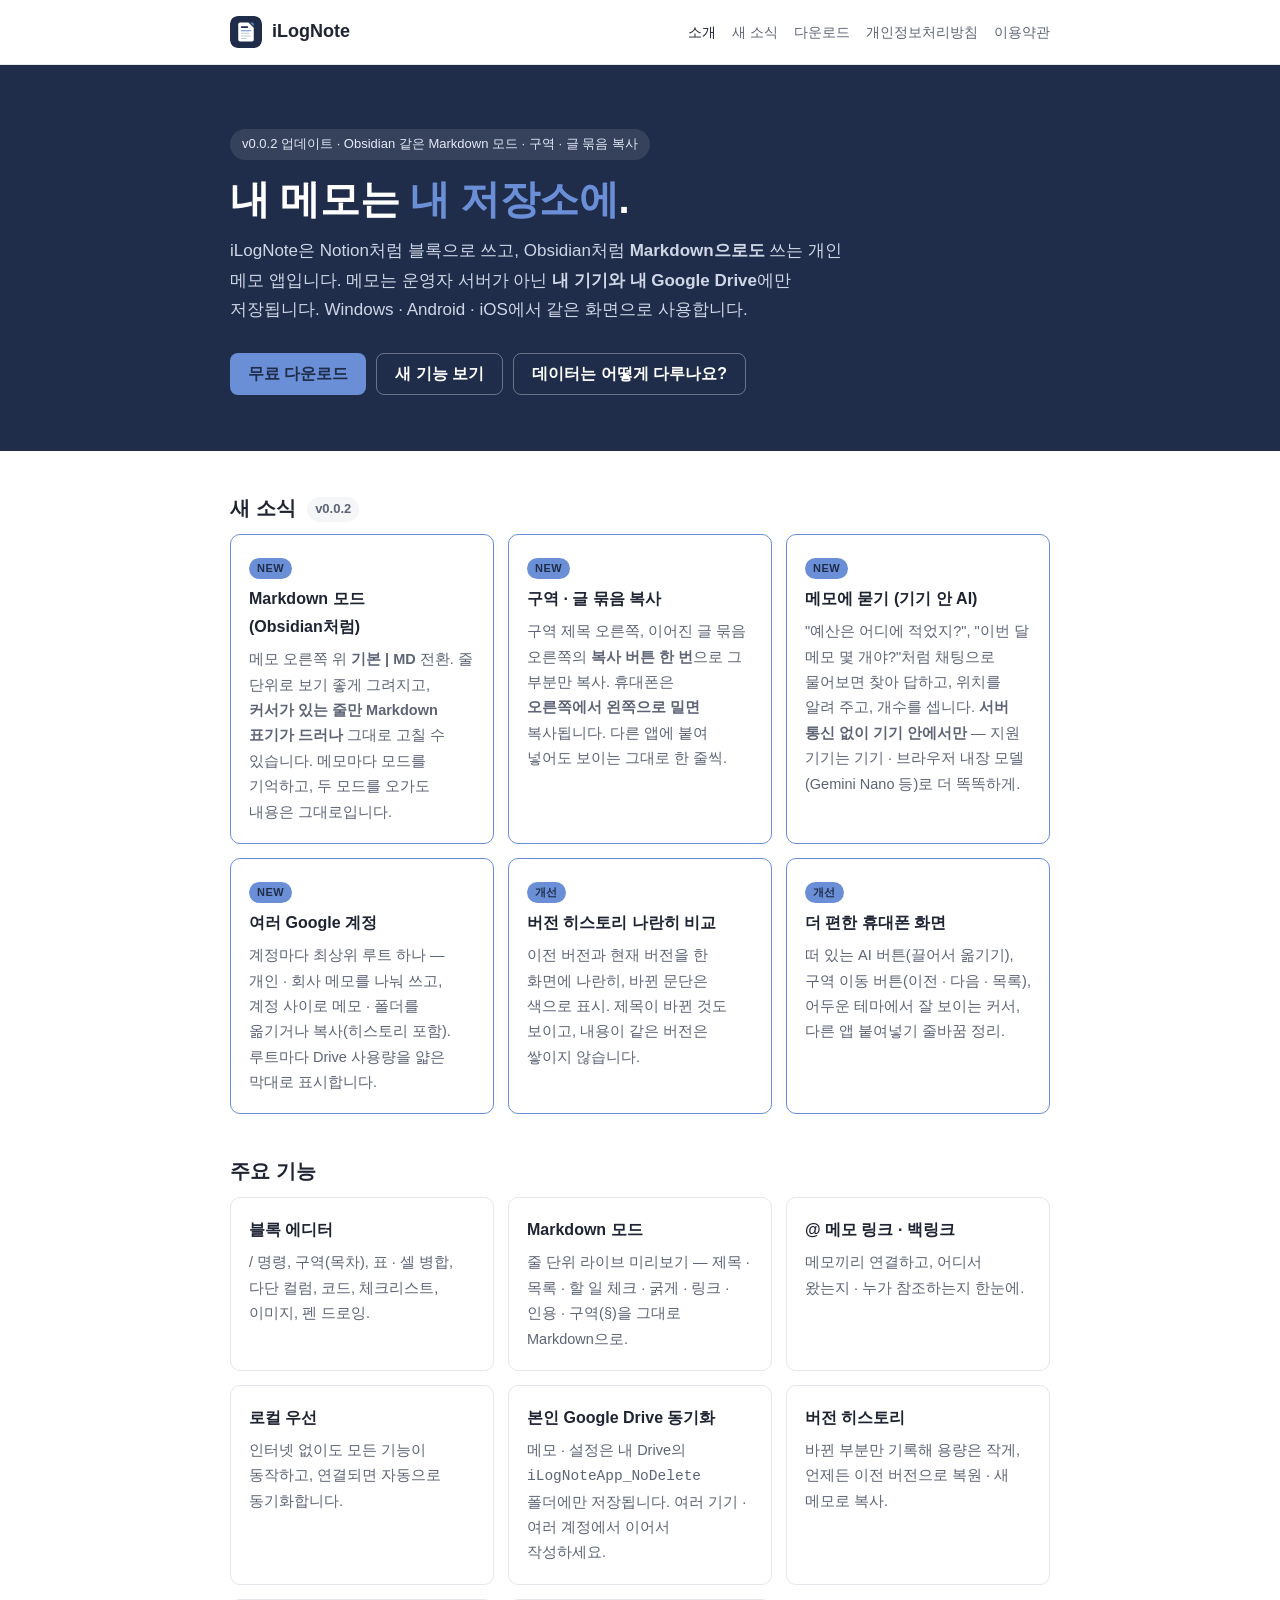
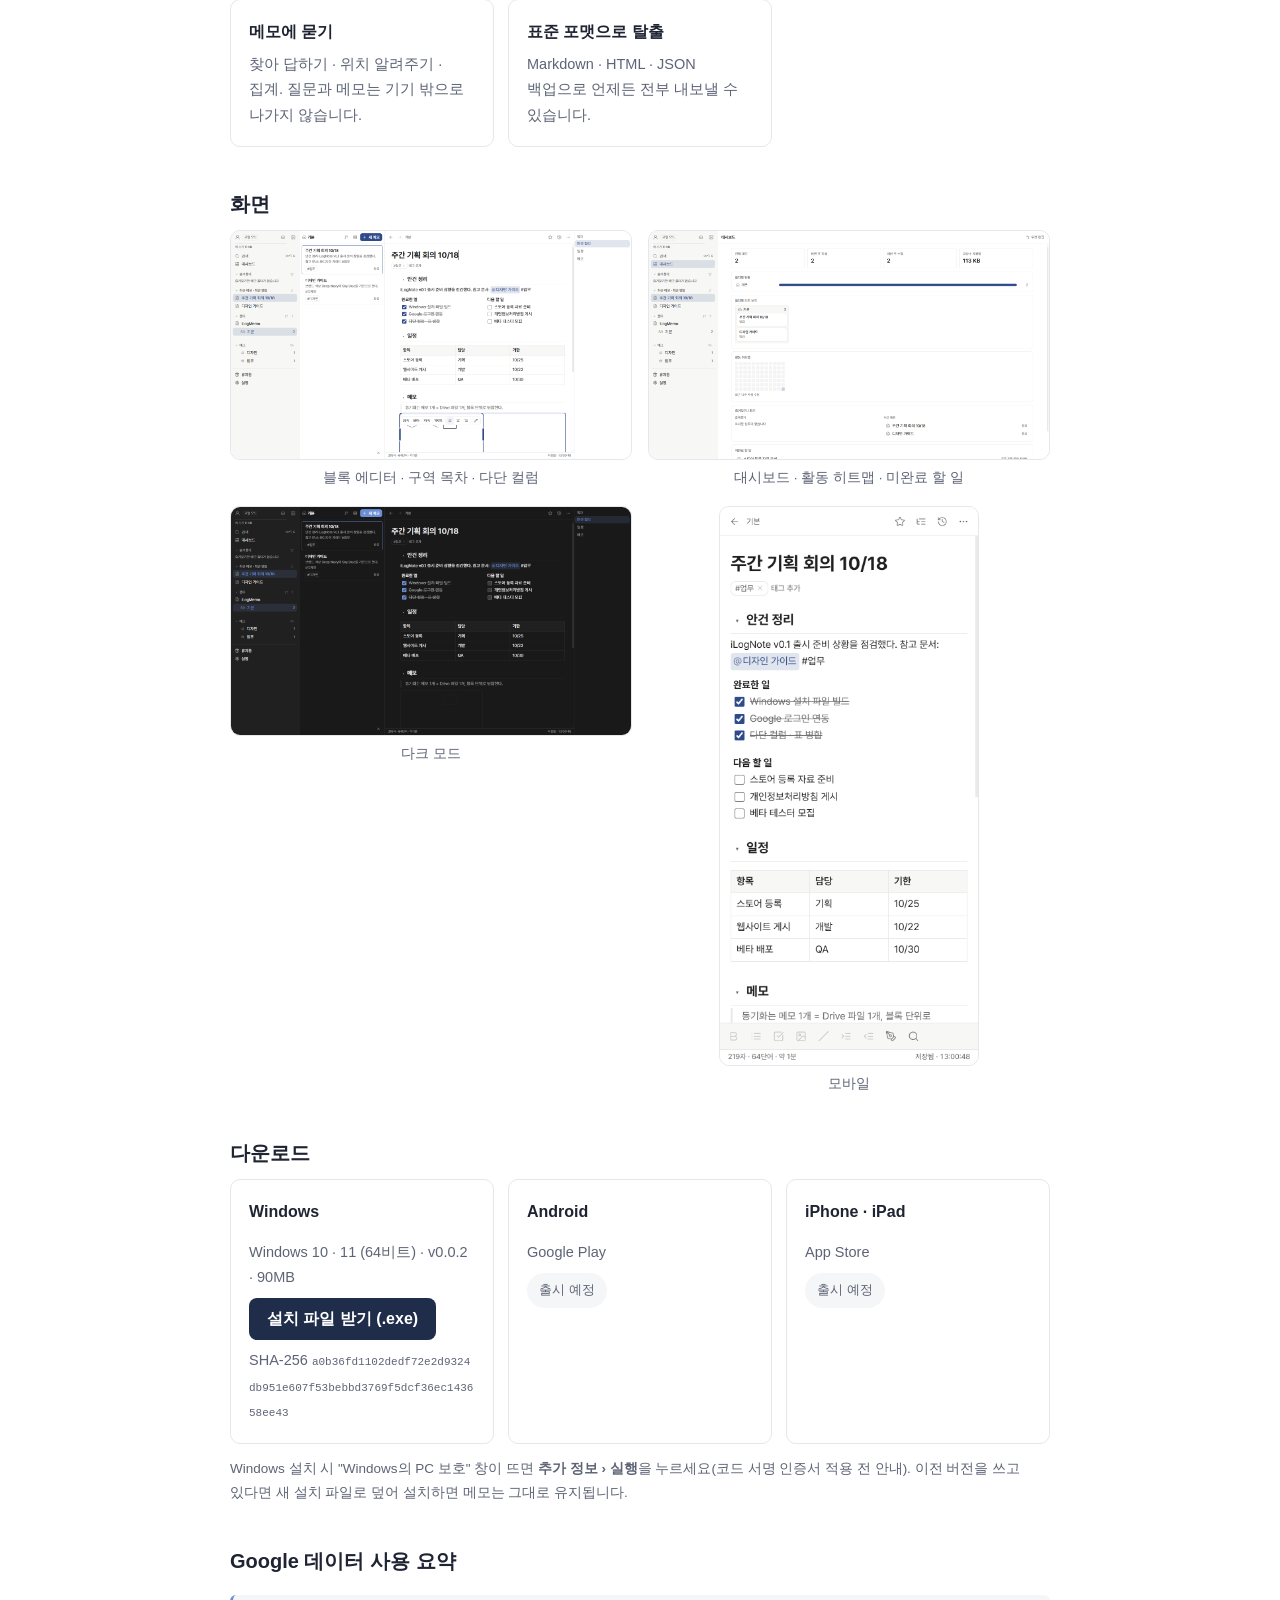
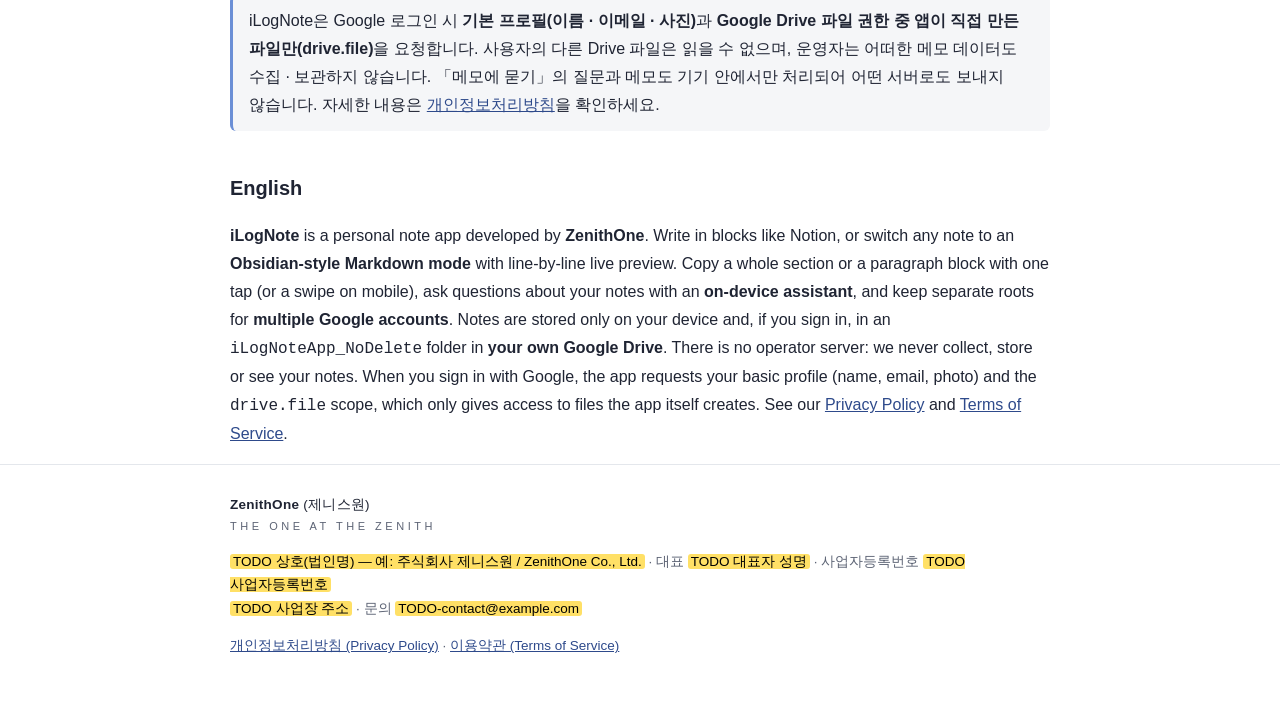
<file: index.html>
<!doctype html>
<html lang="ko">
<head>
  <meta charset="utf-8" />
  <meta name="viewport" content="width=device-width, initial-scale=1" />
  <title>iLogNote — 내 데이터는 내 저장소에 | ZenithOne</title>
  <meta name="description" content="iLogNote은 서버 없이 기기와 본인 Google Drive에만 메모를 저장하는 메모 앱입니다. 블록 에디터와 Obsidian 같은 Markdown 모드, 구역 · 글 묶음 복사, 기기 안에서만 동작하는 메모에 묻기. Developed by ZenithOne." />
  <meta name="theme-color" content="#1F2D4A" />
  <meta property="og:title" content="iLogNote — 내 데이터는 내 저장소에" />
  <meta property="og:description" content="블록 에디터 + Obsidian 같은 Markdown 모드. 서버 없이 기기와 본인 Google Drive에만 저장. by ZenithOne" />
  <meta property="og:image" content="icon.png" />
  <link rel="icon" href="icon.svg" type="image/svg+xml" />
  <link rel="icon" href="icon-192.png" type="image/png" sizes="192x192" />
  <link rel="apple-touch-icon" href="apple-touch-icon.png" />
  <link rel="stylesheet" href="style.css" />
</head>
<body>
  <header class="top">
    <nav class="wrap nav" aria-label="사이트">
      <a class="brand" href="index.html"><img src="icon.svg" alt="" />iLogNote</a>
      <div class="links">
        <a href="index.html" aria-current="page">소개</a>
        <a href="#whatsnew">새 소식</a>
        <a href="#download">다운로드</a>
        <a href="privacy.html">개인정보처리방침</a>
        <a href="terms.html">이용약관</a>
      </div>
    </nav>
  </header>

  <section class="hero">
    <div class="wrap">
      <p class="eyebrow">v0.0.2 업데이트 · Obsidian 같은 Markdown 모드 · 구역 · 글 묶음 복사</p>
      <h1>내 메모는 <span class="accent">내 저장소에</span>.</h1>
      <p>iLogNote은 Notion처럼 블록으로 쓰고, Obsidian처럼 <b>Markdown으로도</b> 쓰는 개인 메모 앱입니다. 메모는 운영자 서버가 아닌 <b>내 기기와 내 Google Drive</b>에만 저장됩니다. Windows · Android · iOS에서 같은 화면으로 사용합니다.</p>
      <div class="btns">
        <a class="btn" href="#download">무료 다운로드</a>
        <a class="btn ghost" href="#whatsnew">새 기능 보기</a>
        <a class="btn ghost" href="privacy.html">데이터는 어떻게 다루나요?</a>
      </div>
    </div>
  </section>

  <main class="wrap">
    <h2 id="whatsnew">새 소식 <span class="ver">v0.0.2</span></h2>
    <div class="grid">
      <div class="card new">
        <span class="tag">NEW</span>
        <h3>Markdown 모드 (Obsidian처럼)</h3>
        <p>메모 오른쪽 위 <b>기본 | MD</b> 전환. 줄 단위로 보기 좋게 그려지고, <b>커서가 있는 줄만 Markdown 표기가 드러나</b> 그대로 고칠 수 있습니다. 메모마다 모드를 기억하고, 두 모드를 오가도 내용은 그대로입니다.</p>
      </div>
      <div class="card new">
        <span class="tag">NEW</span>
        <h3>구역 · 글 묶음 복사</h3>
        <p>구역 제목 오른쪽, 이어진 글 묶음 오른쪽의 <b>복사 버튼 한 번</b>으로 그 부분만 복사. 휴대폰은 <b>오른쪽에서 왼쪽으로 밀면</b> 복사됩니다. 다른 앱에 붙여 넣어도 보이는 그대로 한 줄씩.</p>
      </div>
      <div class="card new">
        <span class="tag">NEW</span>
        <h3>메모에 묻기 (기기 안 AI)</h3>
        <p>"예산은 어디에 적었지?", "이번 달 메모 몇 개야?"처럼 채팅으로 물어보면 찾아 답하고, 위치를 알려 주고, 개수를 셉니다. <b>서버 통신 없이 기기 안에서만</b> — 지원 기기는 기기 · 브라우저 내장 모델(Gemini Nano 등)로 더 똑똑하게.</p>
      </div>
      <div class="card new">
        <span class="tag">NEW</span>
        <h3>여러 Google 계정</h3>
        <p>계정마다 최상위 루트 하나 — 개인 · 회사 메모를 나눠 쓰고, 계정 사이로 메모 · 폴더를 옮기거나 복사(히스토리 포함). 루트마다 Drive 사용량을 얇은 막대로 표시합니다.</p>
      </div>
      <div class="card new">
        <span class="tag">개선</span>
        <h3>버전 히스토리 나란히 비교</h3>
        <p>이전 버전과 현재 버전을 한 화면에 나란히, 바뀐 문단은 색으로 표시. 제목이 바뀐 것도 보이고, 내용이 같은 버전은 쌓이지 않습니다.</p>
      </div>
      <div class="card new">
        <span class="tag">개선</span>
        <h3>더 편한 휴대폰 화면</h3>
        <p>떠 있는 AI 버튼(끌어서 옮기기), 구역 이동 버튼(이전 · 다음 · 목록), 어두운 테마에서 잘 보이는 커서, 다른 앱 붙여넣기 줄바꿈 정리.</p>
      </div>
    </div>

    <h2 id="features">주요 기능</h2>
    <div class="grid">
      <div class="card"><h3>블록 에디터</h3><p>/ 명령, 구역(목차), 표 · 셀 병합, 다단 컬럼, 코드, 체크리스트, 이미지, 펜 드로잉.</p></div>
      <div class="card"><h3>Markdown 모드</h3><p>줄 단위 라이브 미리보기 — 제목 · 목록 · 할 일 체크 · 굵게 · 링크 · 인용 · 구역(§)을 그대로 Markdown으로.</p></div>
      <div class="card"><h3>@ 메모 링크 · 백링크</h3><p>메모끼리 연결하고, 어디서 왔는지 · 누가 참조하는지 한눈에.</p></div>
      <div class="card"><h3>로컬 우선</h3><p>인터넷 없이도 모든 기능이 동작하고, 연결되면 자동으로 동기화합니다.</p></div>
      <div class="card"><h3>본인 Google Drive 동기화</h3><p>메모 · 설정은 내 Drive의 <code>iLogNoteApp_NoDelete</code> 폴더에만 저장됩니다. 여러 기기 · 여러 계정에서 이어서 작성하세요.</p></div>
      <div class="card"><h3>버전 히스토리</h3><p>바뀐 부분만 기록해 용량은 작게, 언제든 이전 버전으로 복원 · 새 메모로 복사.</p></div>
      <div class="card"><h3>메모에 묻기</h3><p>찾아 답하기 · 위치 알려주기 · 집계. 질문과 메모는 기기 밖으로 나가지 않습니다.</p></div>
      <div class="card"><h3>표준 포맷으로 탈출</h3><p>Markdown · HTML · JSON 백업으로 언제든 전부 내보낼 수 있습니다.</p></div>
    </div>

    <h2 id="screens">화면</h2>
    <div class="shots">
      <figure><img src="screens/editor.png" alt="블록 에디터 — 구역 목차 · 다단 컬럼 · 표" loading="lazy" /><figcaption>블록 에디터 · 구역 목차 · 다단 컬럼</figcaption></figure>
      <figure><img src="screens/dashboard.png" alt="대시보드" loading="lazy" /><figcaption>대시보드 · 활동 히트맵 · 미완료 할 일</figcaption></figure>
      <figure><img src="screens/dark.png" alt="다크 모드" loading="lazy" /><figcaption>다크 모드</figcaption></figure>
      <figure class="phone"><img src="screens/mobile.png" alt="모바일 화면" loading="lazy" /><figcaption>모바일</figcaption></figure>
    </div>

    <h2 id="download">다운로드</h2>
    <div class="grid downloads">
      <div class="card">
        <h3>Windows</h3>
        <p>Windows 10 · 11 (64비트) · v0.0.2 · 90MB</p>
        <a class="btn dl" href="https://storage.hash.cloud/sP8NGXkWqrYPq8DrWgT0WyapYTB3/BYULGUEST79//iLogNote-Setup-0.0.2.exe" download>설치 파일 받기 (.exe)</a>
        <p class="hash">SHA-256 <code>a0b36fd1102dedf72e2d9324db951e607f53bebbd3769f5dcf36ec143658ee43</code></p>
      </div>
      <div class="card">
        <h3>Android</h3>
        <p>Google Play</p>
        <span class="soon">출시 예정</span>
      </div>
      <div class="card">
        <h3>iPhone · iPad</h3>
        <p>App Store</p>
        <span class="soon">출시 예정</span>
      </div>
    </div>
    <p class="small">Windows 설치 시 "Windows의 PC 보호" 창이 뜨면 <b>추가 정보 › 실행</b>을 누르세요(코드 서명 인증서 적용 전 안내). 이전 버전을 쓰고 있다면 새 설치 파일로 덮어 설치하면 메모는 그대로 유지됩니다.</p>

    <h2>Google 데이터 사용 요약</h2>
    <div class="note">
      iLogNote은 Google 로그인 시 <b>기본 프로필(이름 · 이메일 · 사진)</b>과 <b>Google Drive 파일 권한 중 앱이 직접 만든 파일만(drive.file)</b>을 요청합니다. 사용자의 다른 Drive 파일은 읽을 수 없으며, 운영자는 어떠한 메모 데이터도 수집 · 보관하지 않습니다. 「메모에 묻기」의 질문과 메모도 기기 안에서만 처리되어 어떤 서버로도 보내지 않습니다. 자세한 내용은 <a href="privacy.html">개인정보처리방침</a>을 확인하세요.
    </div>

    <h2>English</h2>
    <p><b>iLogNote</b> is a personal note app developed by <b>ZenithOne</b>. Write in blocks like Notion, or switch any note to an <b>Obsidian-style Markdown mode</b> with line-by-line live preview. Copy a whole section or a paragraph block with one tap (or a swipe on mobile), ask questions about your notes with an <b>on-device assistant</b>, and keep separate roots for <b>multiple Google accounts</b>. Notes are stored only on your device and, if you sign in, in an <code>iLogNoteApp_NoDelete</code> folder in <b>your own Google Drive</b>. There is no operator server: we never collect, store or see your notes. When you sign in with Google, the app requests your basic profile (name, email, photo) and the <code>drive.file</code> scope, which only gives access to files the app itself creates. See our <a href="privacy.html#en">Privacy Policy</a> and <a href="terms.html#en">Terms of Service</a>.</p>
  </main>

  <footer>
    <div class="wrap">
      <div class="co">ZenithOne <span style="font-weight:400">(제니스원)</span></div>
      <div class="slogan">THE ONE AT THE ZENITH</div>
      <p><mark class="todo">TODO 상호(법인명) — 예: 주식회사 제니스원 / ZenithOne Co., Ltd.</mark> · 대표 <mark class="todo">TODO 대표자 성명</mark> · 사업자등록번호 <mark class="todo">TODO 사업자등록번호</mark><br /><mark class="todo">TODO 사업장 주소</mark> · 문의 <mark class="todo">TODO-contact@example.com</mark></p>
      <p><a href="privacy.html">개인정보처리방침 (Privacy Policy)</a> · <a href="terms.html">이용약관 (Terms of Service)</a></p>
    </div>
  </footer>
</body>
</html>
</file>
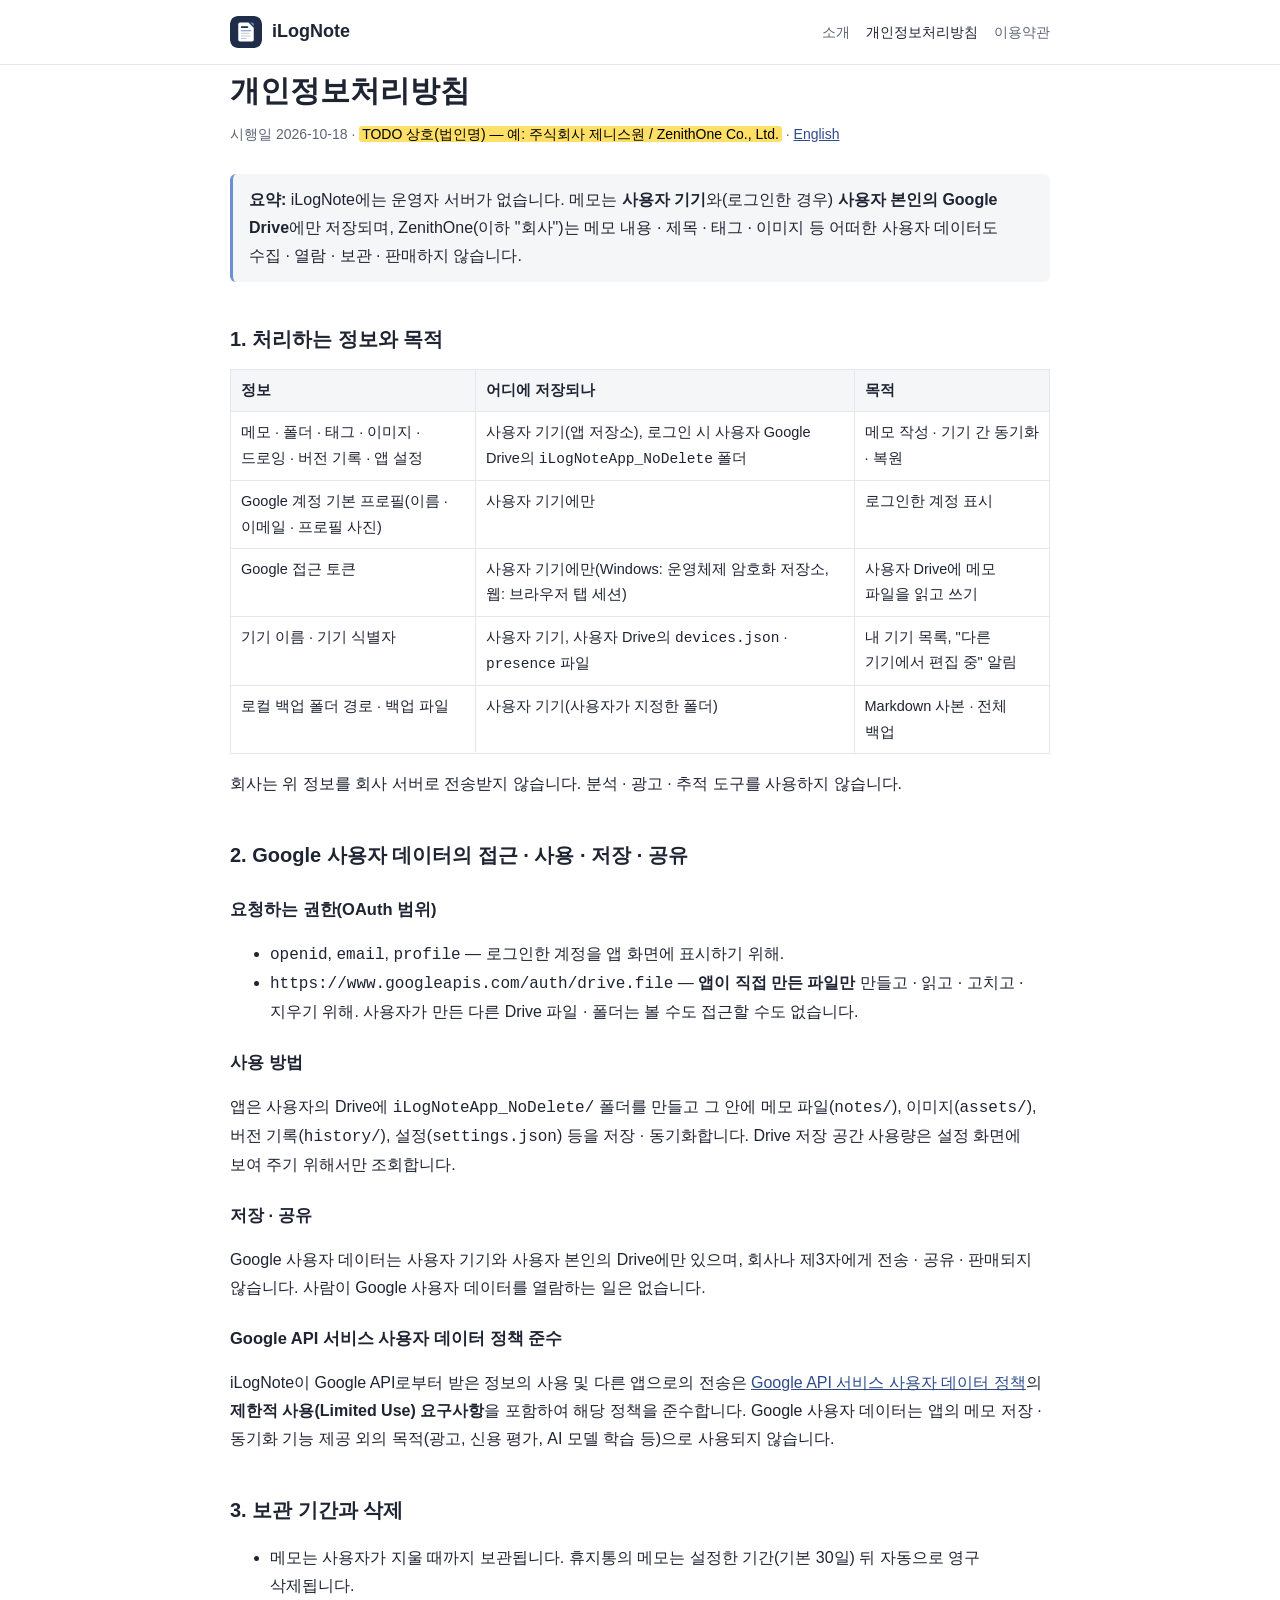
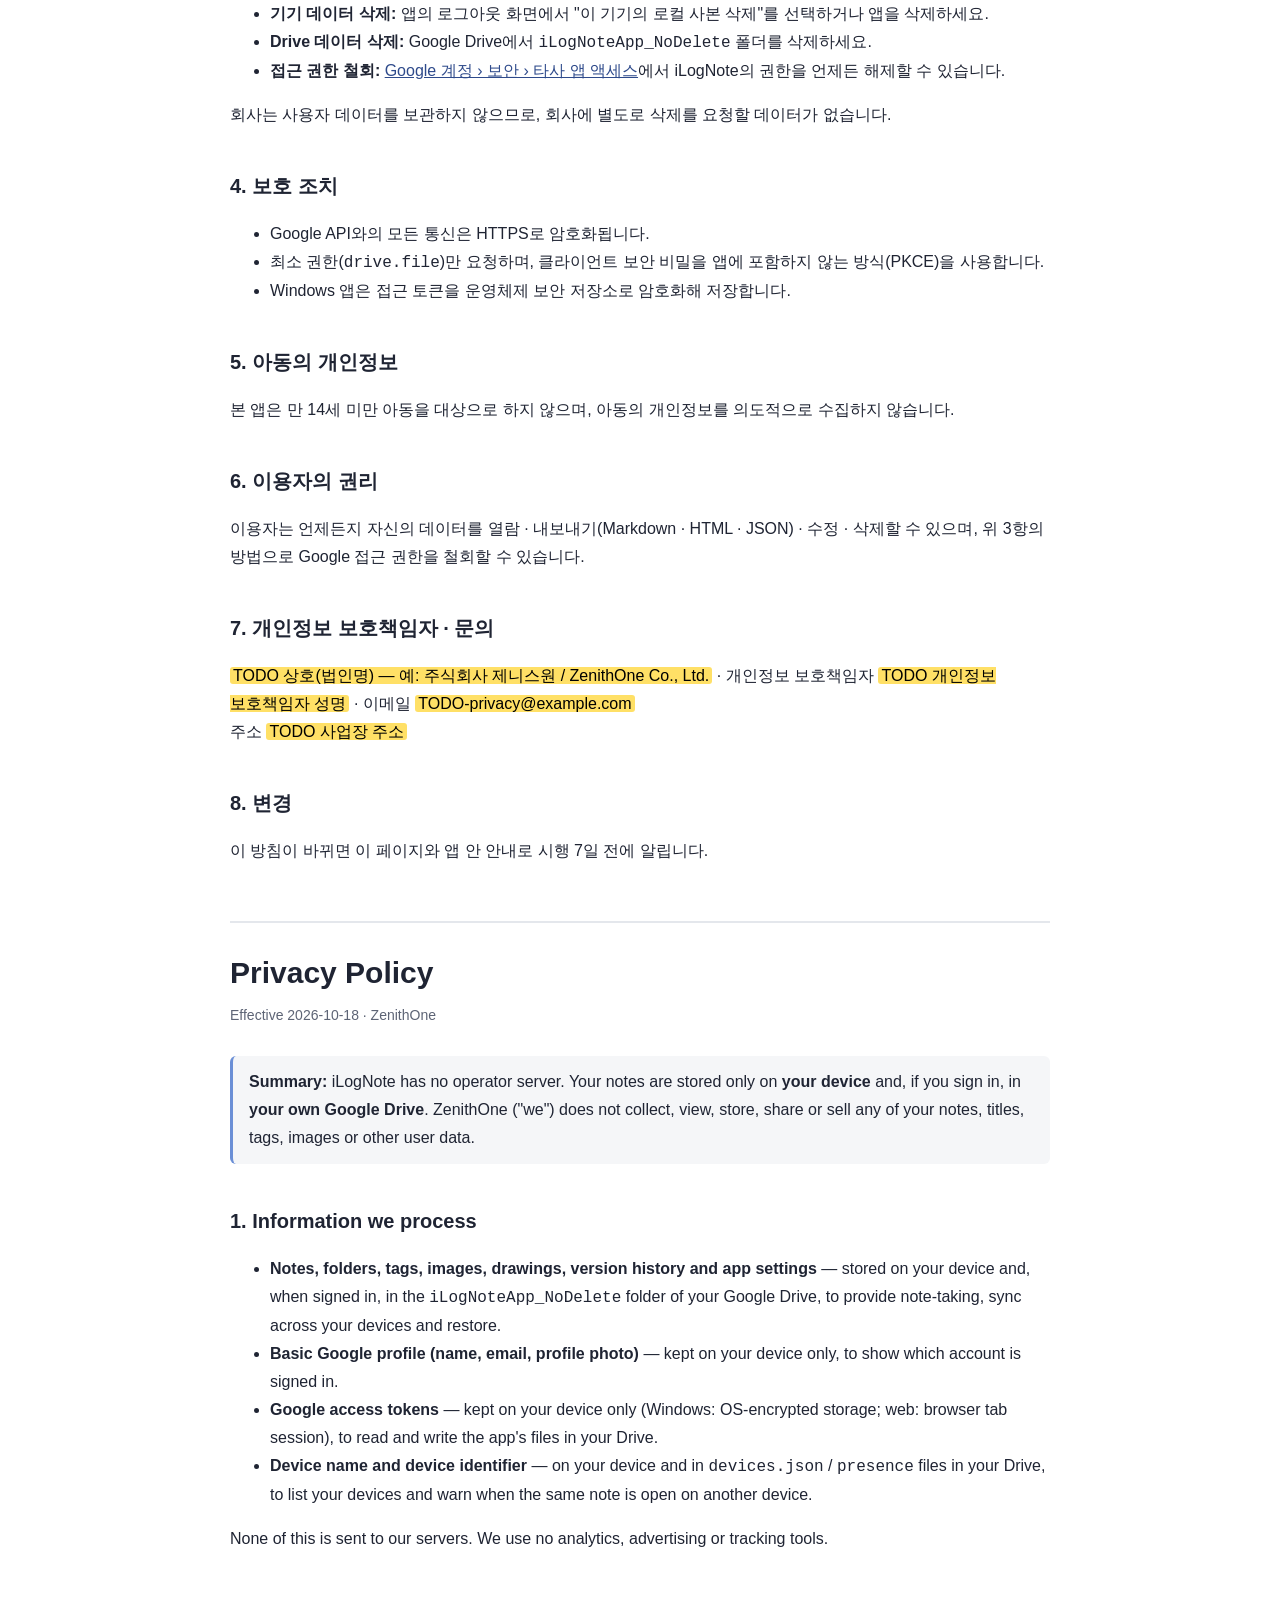
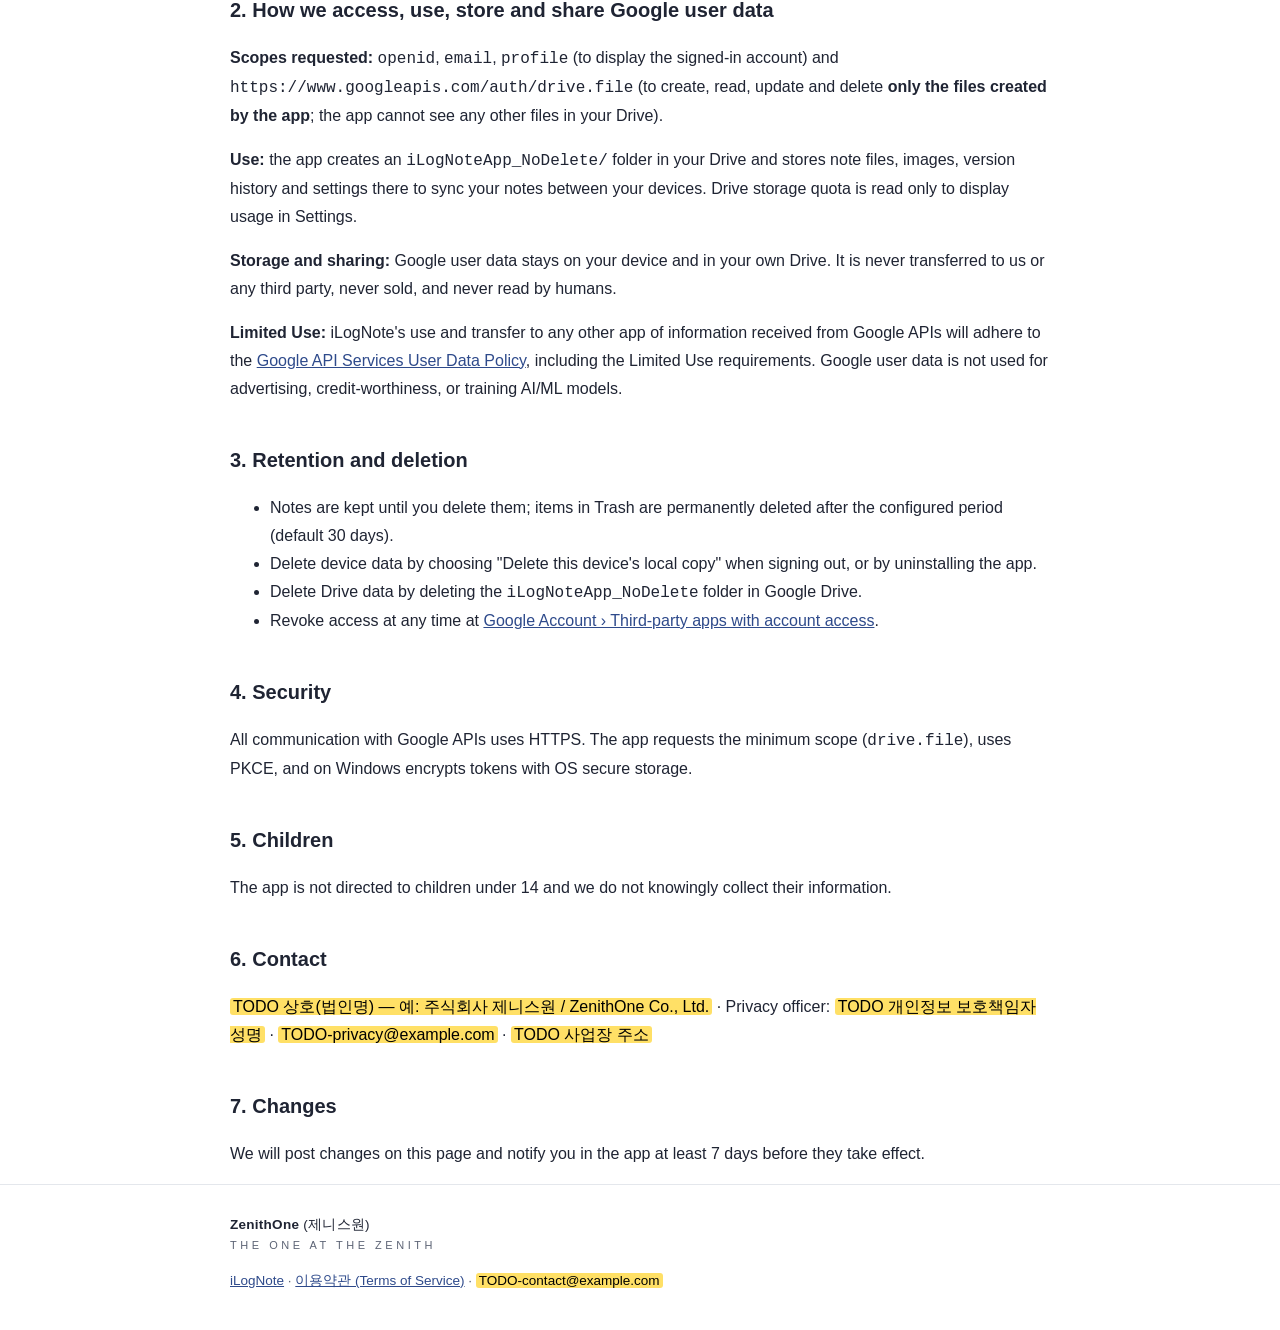
<file: privacy.html>
<!doctype html>
<html lang="ko">
<head>
  <meta charset="utf-8" />
  <meta name="viewport" content="width=device-width, initial-scale=1" />
  <title>개인정보처리방침 (Privacy Policy) — iLogNote</title>
  <meta name="theme-color" content="#1F2D4A" />
  <link rel="icon" href="icon.svg" type="image/svg+xml" />
  <link rel="icon" href="icon-192.png" type="image/png" sizes="192x192" />
  <link rel="apple-touch-icon" href="apple-touch-icon.png" />
  <link rel="stylesheet" href="style.css" />
</head>
<body>
  <header class="top">
    <nav class="wrap nav" aria-label="사이트">
      <a class="brand" href="index.html"><img src="icon.svg" alt="" />iLogNote</a>
      <div class="links">
        <a href="index.html">소개</a>
        <a href="privacy.html" aria-current="page">개인정보처리방침</a>
        <a href="terms.html">이용약관</a>
      </div>
    </nav>
  </header>

  <main class="wrap">
    <h1 class="doc">개인정보처리방침</h1>
    <div class="meta">시행일 2026-10-18 · <mark class="todo">TODO 상호(법인명) — 예: 주식회사 제니스원 / ZenithOne Co., Ltd.</mark> · <a href="#en">English</a></div>

    <div class="note">
      <b>요약:</b> iLogNote에는 운영자 서버가 없습니다. 메모는 <b>사용자 기기</b>와(로그인한 경우) <b>사용자 본인의 Google Drive</b>에만 저장되며, ZenithOne(이하 "회사")는 메모 내용 · 제목 · 태그 · 이미지 등 어떠한 사용자 데이터도 수집 · 열람 · 보관 · 판매하지 않습니다.
    </div>

    <h2>1. 처리하는 정보와 목적</h2>
    <table>
      <tr><th>정보</th><th>어디에 저장되나</th><th>목적</th></tr>
      <tr><td>메모 · 폴더 · 태그 · 이미지 · 드로잉 · 버전 기록 · 앱 설정</td><td>사용자 기기(앱 저장소), 로그인 시 사용자 Google Drive의 <code>iLogNoteApp_NoDelete</code> 폴더</td><td>메모 작성 · 기기 간 동기화 · 복원</td></tr>
      <tr><td>Google 계정 기본 프로필(이름 · 이메일 · 프로필 사진)</td><td>사용자 기기에만</td><td>로그인한 계정 표시</td></tr>
      <tr><td>Google 접근 토큰</td><td>사용자 기기에만(Windows: 운영체제 암호화 저장소, 웹: 브라우저 탭 세션)</td><td>사용자 Drive에 메모 파일을 읽고 쓰기</td></tr>
      <tr><td>기기 이름 · 기기 식별자</td><td>사용자 기기, 사용자 Drive의 <code>devices.json</code> · <code>presence</code> 파일</td><td>내 기기 목록, "다른 기기에서 편집 중" 알림</td></tr>
      <tr><td>로컬 백업 폴더 경로 · 백업 파일</td><td>사용자 기기(사용자가 지정한 폴더)</td><td>Markdown 사본 · 전체 백업</td></tr>
    </table>
    <p>회사는 위 정보를 회사 서버로 전송받지 않습니다. 분석 · 광고 · 추적 도구를 사용하지 않습니다.</p>

    <h2>2. Google 사용자 데이터의 접근 · 사용 · 저장 · 공유</h2>
    <h3>요청하는 권한(OAuth 범위)</h3>
    <ul>
      <li><code>openid</code>, <code>email</code>, <code>profile</code> — 로그인한 계정을 앱 화면에 표시하기 위해.</li>
      <li><code>https://www.googleapis.com/auth/drive.file</code> — <b>앱이 직접 만든 파일만</b> 만들고 · 읽고 · 고치고 · 지우기 위해. 사용자가 만든 다른 Drive 파일 · 폴더는 볼 수도 접근할 수도 없습니다.</li>
    </ul>
    <h3>사용 방법</h3>
    <p>앱은 사용자의 Drive에 <code>iLogNoteApp_NoDelete/</code> 폴더를 만들고 그 안에 메모 파일(<code>notes/</code>), 이미지(<code>assets/</code>), 버전 기록(<code>history/</code>), 설정(<code>settings.json</code>) 등을 저장 · 동기화합니다. Drive 저장 공간 사용량은 설정 화면에 보여 주기 위해서만 조회합니다.</p>
    <h3>저장 · 공유</h3>
    <p>Google 사용자 데이터는 사용자 기기와 사용자 본인의 Drive에만 있으며, 회사나 제3자에게 전송 · 공유 · 판매되지 않습니다. 사람이 Google 사용자 데이터를 열람하는 일은 없습니다.</p>
    <h3>Google API 서비스 사용자 데이터 정책 준수</h3>
    <p>iLogNote이 Google API로부터 받은 정보의 사용 및 다른 앱으로의 전송은 <a href="https://developers.google.com/terms/api-services-user-data-policy" rel="noopener">Google API 서비스 사용자 데이터 정책</a>의 <b>제한적 사용(Limited Use) 요구사항</b>을 포함하여 해당 정책을 준수합니다. Google 사용자 데이터는 앱의 메모 저장 · 동기화 기능 제공 외의 목적(광고, 신용 평가, AI 모델 학습 등)으로 사용되지 않습니다.</p>

    <h2>3. 보관 기간과 삭제</h2>
    <ul>
      <li>메모는 사용자가 지울 때까지 보관됩니다. 휴지통의 메모는 설정한 기간(기본 30일) 뒤 자동으로 영구 삭제됩니다.</li>
      <li><b>기기 데이터 삭제:</b> 앱의 로그아웃 화면에서 "이 기기의 로컬 사본 삭제"를 선택하거나 앱을 삭제하세요.</li>
      <li><b>Drive 데이터 삭제:</b> Google Drive에서 <code>iLogNoteApp_NoDelete</code> 폴더를 삭제하세요.</li>
      <li><b>접근 권한 철회:</b> <a href="https://myaccount.google.com/permissions" rel="noopener">Google 계정 › 보안 › 타사 앱 액세스</a>에서 iLogNote의 권한을 언제든 해제할 수 있습니다.</li>
    </ul>
    <p>회사는 사용자 데이터를 보관하지 않으므로, 회사에 별도로 삭제를 요청할 데이터가 없습니다.</p>

    <h2>4. 보호 조치</h2>
    <ul>
      <li>Google API와의 모든 통신은 HTTPS로 암호화됩니다.</li>
      <li>최소 권한(<code>drive.file</code>)만 요청하며, 클라이언트 보안 비밀을 앱에 포함하지 않는 방식(PKCE)을 사용합니다.</li>
      <li>Windows 앱은 접근 토큰을 운영체제 보안 저장소로 암호화해 저장합니다.</li>
    </ul>

    <h2>5. 아동의 개인정보</h2>
    <p>본 앱은 만 14세 미만 아동을 대상으로 하지 않으며, 아동의 개인정보를 의도적으로 수집하지 않습니다.</p>

    <h2>6. 이용자의 권리</h2>
    <p>이용자는 언제든지 자신의 데이터를 열람 · 내보내기(Markdown · HTML · JSON) · 수정 · 삭제할 수 있으며, 위 3항의 방법으로 Google 접근 권한을 철회할 수 있습니다.</p>

    <h2>7. 개인정보 보호책임자 · 문의</h2>
    <p><mark class="todo">TODO 상호(법인명) — 예: 주식회사 제니스원 / ZenithOne Co., Ltd.</mark> · 개인정보 보호책임자 <mark class="todo">TODO 개인정보 보호책임자 성명</mark> · 이메일 <mark class="todo">TODO-privacy@example.com</mark><br />주소 <mark class="todo">TODO 사업장 주소</mark></p>

    <h2>8. 변경</h2>
    <p>이 방침이 바뀌면 이 페이지와 앱 안 안내로 시행 7일 전에 알립니다.</p>

    <hr class="lang-sep" />

    <h1 class="doc" id="en">Privacy Policy</h1>
    <div class="meta">Effective 2026-10-18 · ZenithOne</div>
    <div class="note"><b>Summary:</b> iLogNote has no operator server. Your notes are stored only on <b>your device</b> and, if you sign in, in <b>your own Google Drive</b>. ZenithOne ("we") does not collect, view, store, share or sell any of your notes, titles, tags, images or other user data.</div>

    <h2>1. Information we process</h2>
    <ul>
      <li><b>Notes, folders, tags, images, drawings, version history and app settings</b> — stored on your device and, when signed in, in the <code>iLogNoteApp_NoDelete</code> folder of your Google Drive, to provide note-taking, sync across your devices and restore.</li>
      <li><b>Basic Google profile (name, email, profile photo)</b> — kept on your device only, to show which account is signed in.</li>
      <li><b>Google access tokens</b> — kept on your device only (Windows: OS-encrypted storage; web: browser tab session), to read and write the app's files in your Drive.</li>
      <li><b>Device name and device identifier</b> — on your device and in <code>devices.json</code> / <code>presence</code> files in your Drive, to list your devices and warn when the same note is open on another device.</li>
    </ul>
    <p>None of this is sent to our servers. We use no analytics, advertising or tracking tools.</p>

    <h2>2. How we access, use, store and share Google user data</h2>
    <p><b>Scopes requested:</b> <code>openid</code>, <code>email</code>, <code>profile</code> (to display the signed-in account) and <code>https://www.googleapis.com/auth/drive.file</code> (to create, read, update and delete <b>only the files created by the app</b>; the app cannot see any other files in your Drive).</p>
    <p><b>Use:</b> the app creates an <code>iLogNoteApp_NoDelete/</code> folder in your Drive and stores note files, images, version history and settings there to sync your notes between your devices. Drive storage quota is read only to display usage in Settings.</p>
    <p><b>Storage and sharing:</b> Google user data stays on your device and in your own Drive. It is never transferred to us or any third party, never sold, and never read by humans.</p>
    <p><b>Limited Use:</b> iLogNote's use and transfer to any other app of information received from Google APIs will adhere to the <a href="https://developers.google.com/terms/api-services-user-data-policy" rel="noopener">Google API Services User Data Policy</a>, including the Limited Use requirements. Google user data is not used for advertising, credit-worthiness, or training AI/ML models.</p>

    <h2>3. Retention and deletion</h2>
    <ul>
      <li>Notes are kept until you delete them; items in Trash are permanently deleted after the configured period (default 30 days).</li>
      <li>Delete device data by choosing "Delete this device's local copy" when signing out, or by uninstalling the app.</li>
      <li>Delete Drive data by deleting the <code>iLogNoteApp_NoDelete</code> folder in Google Drive.</li>
      <li>Revoke access at any time at <a href="https://myaccount.google.com/permissions" rel="noopener">Google Account › Third-party apps with account access</a>.</li>
    </ul>

    <h2>4. Security</h2>
    <p>All communication with Google APIs uses HTTPS. The app requests the minimum scope (<code>drive.file</code>), uses PKCE, and on Windows encrypts tokens with OS secure storage.</p>

    <h2>5. Children</h2>
    <p>The app is not directed to children under 14 and we do not knowingly collect their information.</p>

    <h2>6. Contact</h2>
    <p><mark class="todo">TODO 상호(법인명) — 예: 주식회사 제니스원 / ZenithOne Co., Ltd.</mark> · Privacy officer: <mark class="todo">TODO 개인정보 보호책임자 성명</mark> · <mark class="todo">TODO-privacy@example.com</mark> · <mark class="todo">TODO 사업장 주소</mark></p>

    <h2>7. Changes</h2>
    <p>We will post changes on this page and notify you in the app at least 7 days before they take effect.</p>
  </main>

  <footer>
    <div class="wrap">
      <div class="co">ZenithOne <span style="font-weight:400">(제니스원)</span></div>
      <div class="slogan">THE ONE AT THE ZENITH</div>
      <p><a href="index.html">iLogNote</a> · <a href="terms.html">이용약관 (Terms of Service)</a> · <mark class="todo">TODO-contact@example.com</mark></p>
    </div>
  </footer>
</body>
</html>
</file>
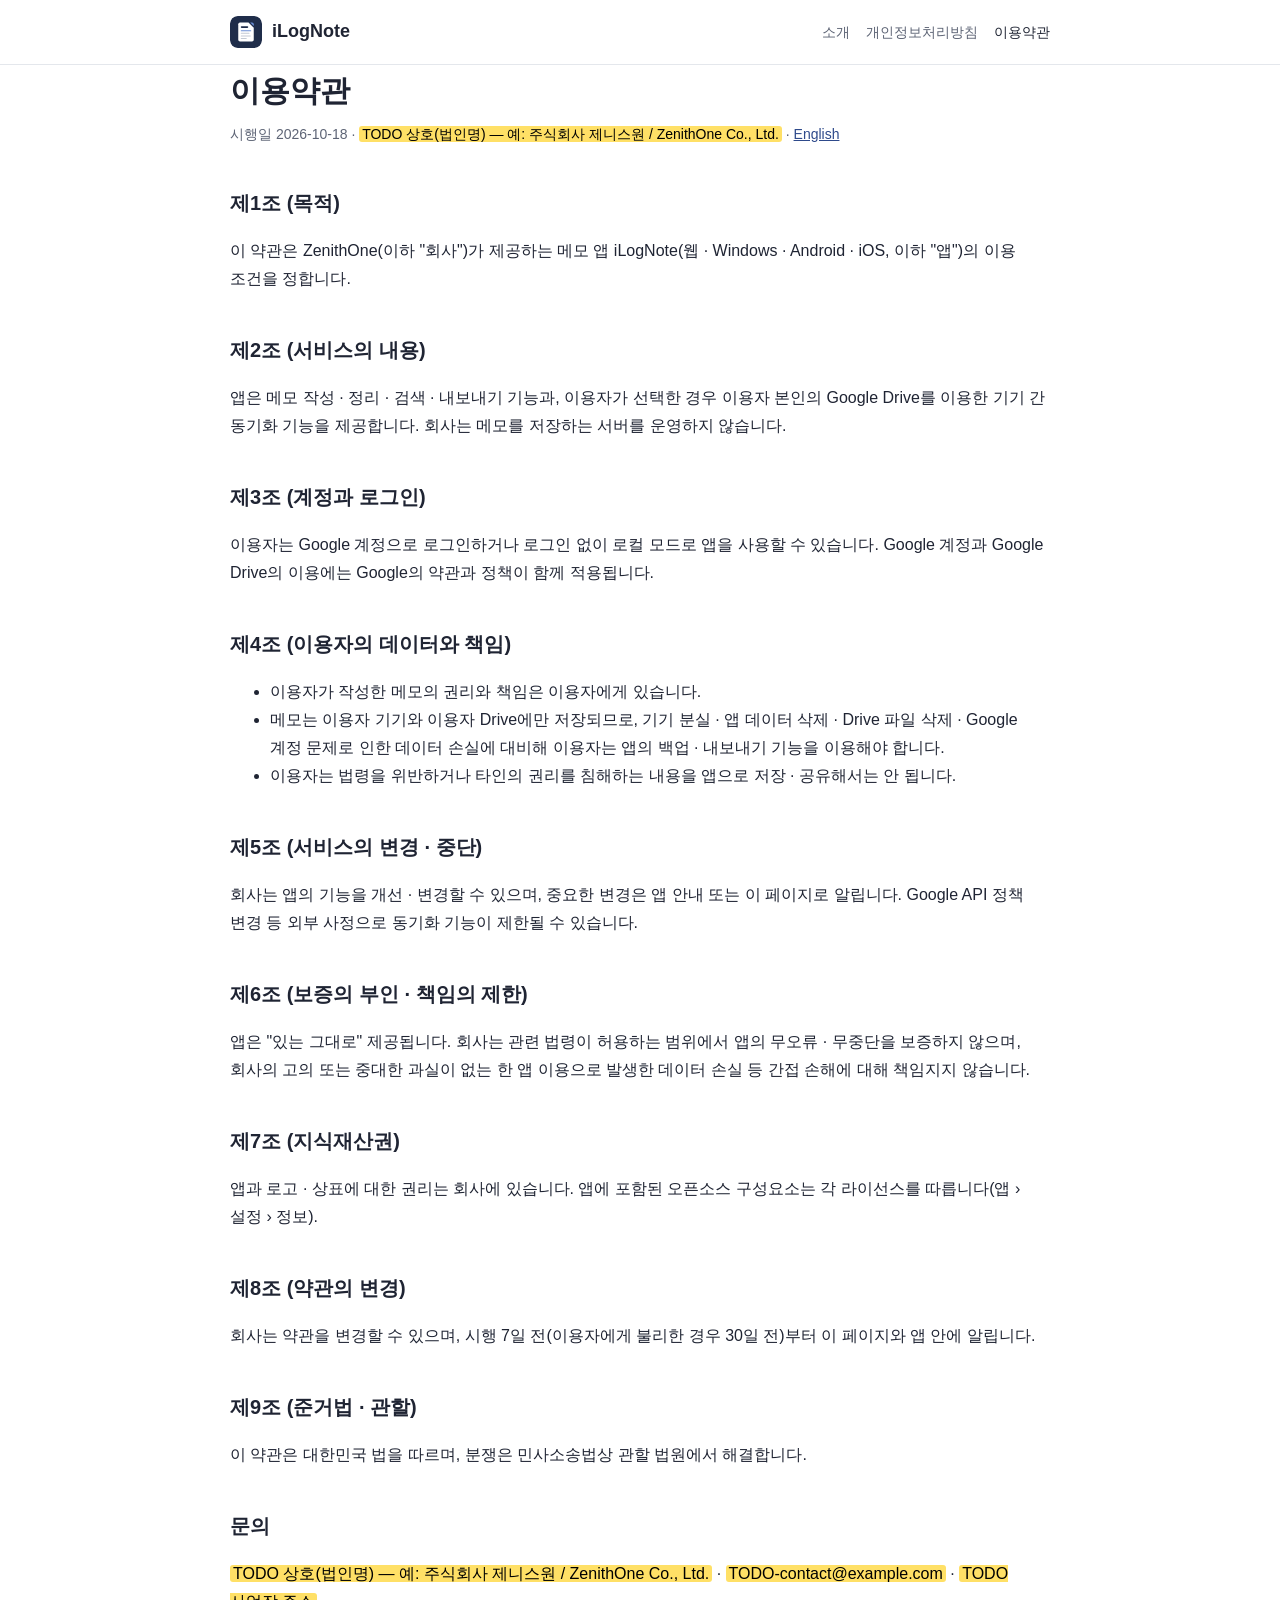
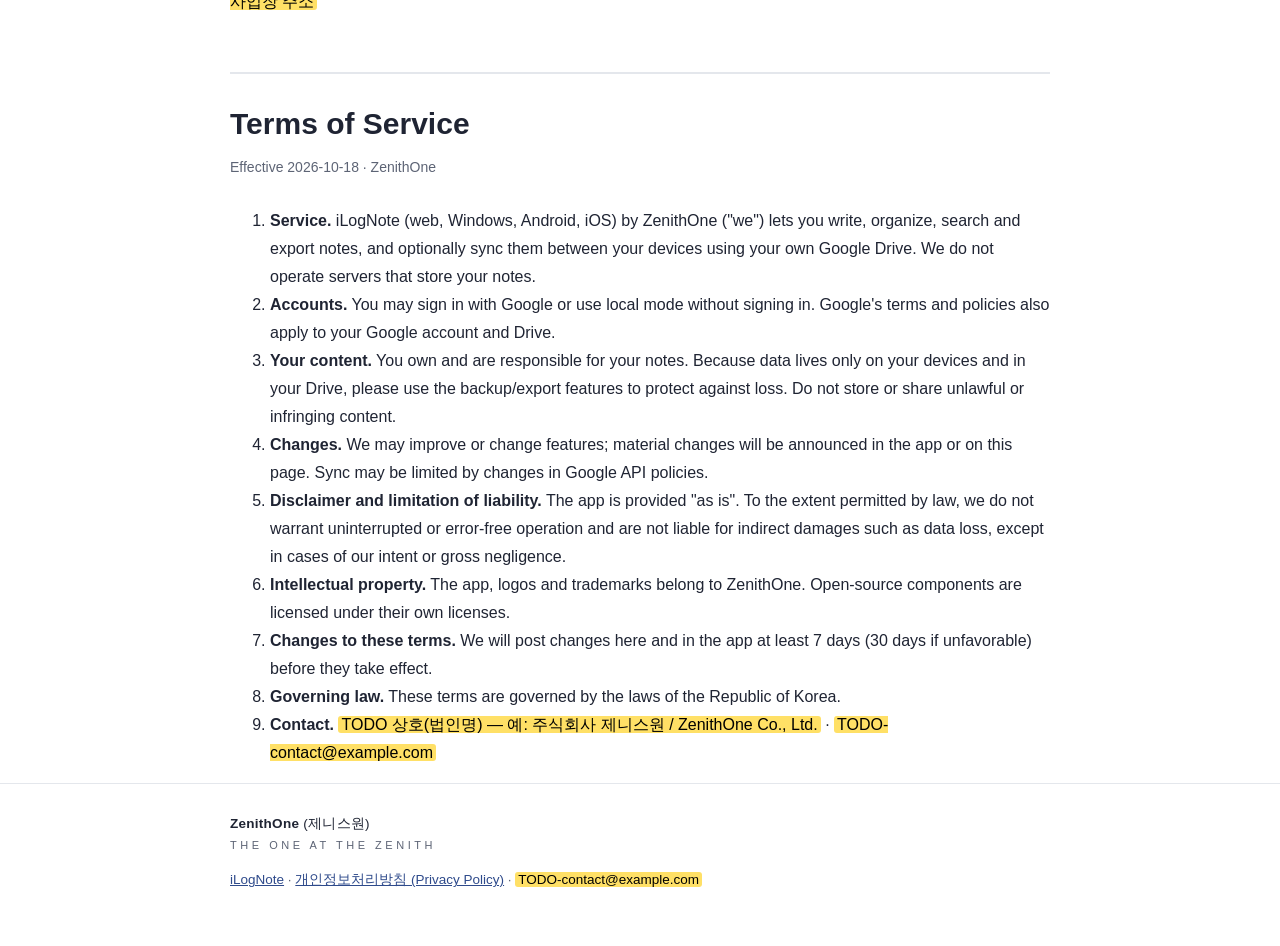
<file: terms.html>
<!doctype html>
<html lang="ko">
<head>
  <meta charset="utf-8" />
  <meta name="viewport" content="width=device-width, initial-scale=1" />
  <title>이용약관 (Terms of Service) — iLogNote</title>
  <meta name="theme-color" content="#1F2D4A" />
  <link rel="icon" href="icon.svg" type="image/svg+xml" />
  <link rel="icon" href="icon-192.png" type="image/png" sizes="192x192" />
  <link rel="apple-touch-icon" href="apple-touch-icon.png" />
  <link rel="stylesheet" href="style.css" />
</head>
<body>
  <header class="top">
    <nav class="wrap nav" aria-label="사이트">
      <a class="brand" href="index.html"><img src="icon.svg" alt="" />iLogNote</a>
      <div class="links">
        <a href="index.html">소개</a>
        <a href="privacy.html">개인정보처리방침</a>
        <a href="terms.html" aria-current="page">이용약관</a>
      </div>
    </nav>
  </header>

  <main class="wrap">
    <h1 class="doc">이용약관</h1>
    <div class="meta">시행일 2026-10-18 · <mark class="todo">TODO 상호(법인명) — 예: 주식회사 제니스원 / ZenithOne Co., Ltd.</mark> · <a href="#en">English</a></div>

    <h2>제1조 (목적)</h2>
    <p>이 약관은 ZenithOne(이하 "회사")가 제공하는 메모 앱 iLogNote(웹 · Windows · Android · iOS, 이하 "앱")의 이용 조건을 정합니다.</p>

    <h2>제2조 (서비스의 내용)</h2>
    <p>앱은 메모 작성 · 정리 · 검색 · 내보내기 기능과, 이용자가 선택한 경우 이용자 본인의 Google Drive를 이용한 기기 간 동기화 기능을 제공합니다. 회사는 메모를 저장하는 서버를 운영하지 않습니다.</p>

    <h2>제3조 (계정과 로그인)</h2>
    <p>이용자는 Google 계정으로 로그인하거나 로그인 없이 로컬 모드로 앱을 사용할 수 있습니다. Google 계정과 Google Drive의 이용에는 Google의 약관과 정책이 함께 적용됩니다.</p>

    <h2>제4조 (이용자의 데이터와 책임)</h2>
    <ul>
      <li>이용자가 작성한 메모의 권리와 책임은 이용자에게 있습니다.</li>
      <li>메모는 이용자 기기와 이용자 Drive에만 저장되므로, 기기 분실 · 앱 데이터 삭제 · Drive 파일 삭제 · Google 계정 문제로 인한 데이터 손실에 대비해 이용자는 앱의 백업 · 내보내기 기능을 이용해야 합니다.</li>
      <li>이용자는 법령을 위반하거나 타인의 권리를 침해하는 내용을 앱으로 저장 · 공유해서는 안 됩니다.</li>
    </ul>

    <h2>제5조 (서비스의 변경 · 중단)</h2>
    <p>회사는 앱의 기능을 개선 · 변경할 수 있으며, 중요한 변경은 앱 안내 또는 이 페이지로 알립니다. Google API 정책 변경 등 외부 사정으로 동기화 기능이 제한될 수 있습니다.</p>

    <h2>제6조 (보증의 부인 · 책임의 제한)</h2>
    <p>앱은 "있는 그대로" 제공됩니다. 회사는 관련 법령이 허용하는 범위에서 앱의 무오류 · 무중단을 보증하지 않으며, 회사의 고의 또는 중대한 과실이 없는 한 앱 이용으로 발생한 데이터 손실 등 간접 손해에 대해 책임지지 않습니다.</p>

    <h2>제7조 (지식재산권)</h2>
    <p>앱과 로고 · 상표에 대한 권리는 회사에 있습니다. 앱에 포함된 오픈소스 구성요소는 각 라이선스를 따릅니다(앱 › 설정 › 정보).</p>

    <h2>제8조 (약관의 변경)</h2>
    <p>회사는 약관을 변경할 수 있으며, 시행 7일 전(이용자에게 불리한 경우 30일 전)부터 이 페이지와 앱 안에 알립니다.</p>

    <h2>제9조 (준거법 · 관할)</h2>
    <p>이 약관은 대한민국 법을 따르며, 분쟁은 민사소송법상 관할 법원에서 해결합니다.</p>

    <h2>문의</h2>
    <p><mark class="todo">TODO 상호(법인명) — 예: 주식회사 제니스원 / ZenithOne Co., Ltd.</mark> · <mark class="todo">TODO-contact@example.com</mark> · <mark class="todo">TODO 사업장 주소</mark></p>

    <hr class="lang-sep" />

    <h1 class="doc" id="en">Terms of Service</h1>
    <div class="meta">Effective 2026-10-18 · ZenithOne</div>
    <ol>
      <li><b>Service.</b> iLogNote (web, Windows, Android, iOS) by ZenithOne ("we") lets you write, organize, search and export notes, and optionally sync them between your devices using your own Google Drive. We do not operate servers that store your notes.</li>
      <li><b>Accounts.</b> You may sign in with Google or use local mode without signing in. Google's terms and policies also apply to your Google account and Drive.</li>
      <li><b>Your content.</b> You own and are responsible for your notes. Because data lives only on your devices and in your Drive, please use the backup/export features to protect against loss. Do not store or share unlawful or infringing content.</li>
      <li><b>Changes.</b> We may improve or change features; material changes will be announced in the app or on this page. Sync may be limited by changes in Google API policies.</li>
      <li><b>Disclaimer and limitation of liability.</b> The app is provided "as is". To the extent permitted by law, we do not warrant uninterrupted or error-free operation and are not liable for indirect damages such as data loss, except in cases of our intent or gross negligence.</li>
      <li><b>Intellectual property.</b> The app, logos and trademarks belong to ZenithOne. Open-source components are licensed under their own licenses.</li>
      <li><b>Changes to these terms.</b> We will post changes here and in the app at least 7 days (30 days if unfavorable) before they take effect.</li>
      <li><b>Governing law.</b> These terms are governed by the laws of the Republic of Korea.</li>
      <li><b>Contact.</b> <mark class="todo">TODO 상호(법인명) — 예: 주식회사 제니스원 / ZenithOne Co., Ltd.</mark> · <mark class="todo">TODO-contact@example.com</mark></li>
    </ol>
  </main>

  <footer>
    <div class="wrap">
      <div class="co">ZenithOne <span style="font-weight:400">(제니스원)</span></div>
      <div class="slogan">THE ONE AT THE ZENITH</div>
      <p><a href="index.html">iLogNote</a> · <a href="privacy.html">개인정보처리방침 (Privacy Policy)</a> · <mark class="todo">TODO-contact@example.com</mark></p>
    </div>
  </footer>
</body>
</html>
</file>
<file: style.css>
/* iLogNote 공개 사이트 — ZenithOne 브랜드 색 (Deep Navy · Sky Blue · Light Gray) */
:root {
  --navy: #1f2d4a;
  --sky: #6b8fd6;
  --gray: #d9dce1;
  --bg: #ffffff;
  --soft: #f5f6f8;
  --fg: #1f2433;
  --muted: #5d6475;
  --line: #e4e7ec;
  --link: #2e4a8b;
}
@media (prefers-color-scheme: dark) {
  :root {
    --bg: #12192a;
    --soft: #182238;
    --fg: #e6e9ef;
    --muted: #a3abbd;
    --line: #2a3550;
    --link: #8fadee;
  }
}
* { box-sizing: border-box; }
html { -webkit-text-size-adjust: 100%; }
body {
  margin: 0;
  background: var(--bg);
  color: var(--fg);
  font: 16px/1.75 'Pretendard', -apple-system, BlinkMacSystemFont, 'Segoe UI', 'Apple SD Gothic Neo', 'Malgun Gothic', sans-serif;
  word-break: keep-all;
  overflow-wrap: anywhere;
}
a { color: var(--link); }
header.top {
  border-bottom: 1px solid var(--line);
  background: var(--bg);
}
.wrap { max-width: 860px; margin: 0 auto; padding: 0 20px; }
.nav { display: flex; align-items: center; gap: 16px; height: 64px; }
.brand { display: flex; align-items: center; gap: 10px; color: var(--fg); text-decoration: none; font-weight: 700; font-size: 18px; }
.brand img { width: 32px; height: 32px; border-radius: 8px; }
.nav .links { margin-left: auto; display: flex; gap: 16px; font-size: 14px; }
.nav .links a { color: var(--muted); text-decoration: none; }
.nav .links a:hover, .nav .links a[aria-current] { color: var(--fg); }
.hero { background: var(--navy); color: #fff; padding: 64px 0 56px; }
.hero h1 { margin: 0 0 12px; font-size: clamp(28px, 5vw, 40px); line-height: 1.25; letter-spacing: -0.01em; }
.hero p { margin: 0; max-width: 620px; color: #cfd6e6; font-size: 17px; }
.hero .accent { color: var(--sky); }
.btns { display: flex; flex-wrap: wrap; gap: 10px; margin-top: 28px; }
.btn { display: inline-flex; align-items: center; height: 42px; padding: 0 18px; border-radius: 8px; background: var(--sky); color: var(--navy); font-weight: 700; text-decoration: none; }
.btn.ghost { background: transparent; color: #fff; border: 1px solid #ffffff55; }
main { padding: 40px 0 56px; }
.grid { display: grid; grid-template-columns: repeat(auto-fit, minmax(230px, 1fr)); gap: 14px; }
.card { border: 1px solid var(--line); border-radius: 10px; padding: 18px; background: var(--bg); }
.card h3 { margin: 0 0 6px; font-size: 16px; }
.card p { margin: 0; color: var(--muted); font-size: 14.5px; }
h1.doc { font-size: 30px; margin: 0 0 4px; }
.meta { color: var(--muted); font-size: 14px; margin-bottom: 28px; }
h2 { font-size: 20px; margin: 36px 0 8px; padding-top: 4px; }
h3 { font-size: 16.5px; margin: 22px 0 6px; }
.lang-sep { margin: 56px 0 24px; border: 0; border-top: 2px solid var(--line); }
table { width: 100%; border-collapse: collapse; margin: 12px 0; font-size: 14.5px; }
th, td { border: 1px solid var(--line); padding: 8px 10px; text-align: left; vertical-align: top; }
th { background: var(--soft); }
.note { background: var(--soft); border-left: 3px solid var(--sky); padding: 12px 16px; border-radius: 6px; margin: 16px 0; }
footer { border-top: 1px solid var(--line); padding: 28px 0 40px; color: var(--muted); font-size: 13.5px; }
footer .co { color: var(--fg); font-weight: 700; letter-spacing: 0.02em; }
footer .slogan { letter-spacing: 0.32em; font-size: 11px; color: var(--muted); }
mark.todo { background: #ffe066; color: #000; padding: 0 3px; border-radius: 3px; }
@media (max-width: 640px) { .nav .links { gap: 12px; font-size: 13px; } .hero { padding: 44px 0 40px; } }

.shots { display: grid; grid-template-columns: repeat(auto-fit, minmax(300px, 1fr)); gap: 16px; }
.shots figure { margin: 0; }
.shots img { width: 100%; border: 1px solid var(--line); border-radius: 10px; display: block; background: var(--soft); }
.shots .phone img { max-width: 260px; margin: 0 auto; }
.shots figcaption { color: var(--muted); font-size: 13.5px; margin-top: 6px; text-align: center; }
.downloads .card { display: flex; flex-direction: column; gap: 8px; }
.btn.dl { background: var(--navy); color: #fff; align-self: flex-start; }
@media (prefers-color-scheme: dark) { .btn.dl { background: var(--sky); color: var(--navy); } }
.soon { align-self: flex-start; padding: 6px 12px; border-radius: 999px; background: var(--soft); color: var(--muted); font-size: 13px; }
.hash { font-size: 11.5px; word-break: break-all; }
.hash code { font-size: 11px; }
.small { color: var(--muted); font-size: 13.5px; }

/* 새 소식 (v0.0.2) */
.hero .eyebrow { display: inline-block; margin: 0 0 14px; padding: 4px 12px; border-radius: 999px; background: #ffffff1a; color: #e3e9f7; font-size: 13px; }
h2 .ver { display: inline-block; margin-left: 6px; padding: 1px 8px; border-radius: 999px; background: var(--soft); color: var(--muted); font-size: 13px; font-weight: 600; vertical-align: middle; }
.card.new { position: relative; border-color: var(--sky); }
.card.new .tag { display: inline-block; margin-bottom: 6px; padding: 1px 8px; border-radius: 999px; background: var(--sky); color: var(--navy); font-size: 11px; font-weight: 800; letter-spacing: 0.04em; }
</file>
